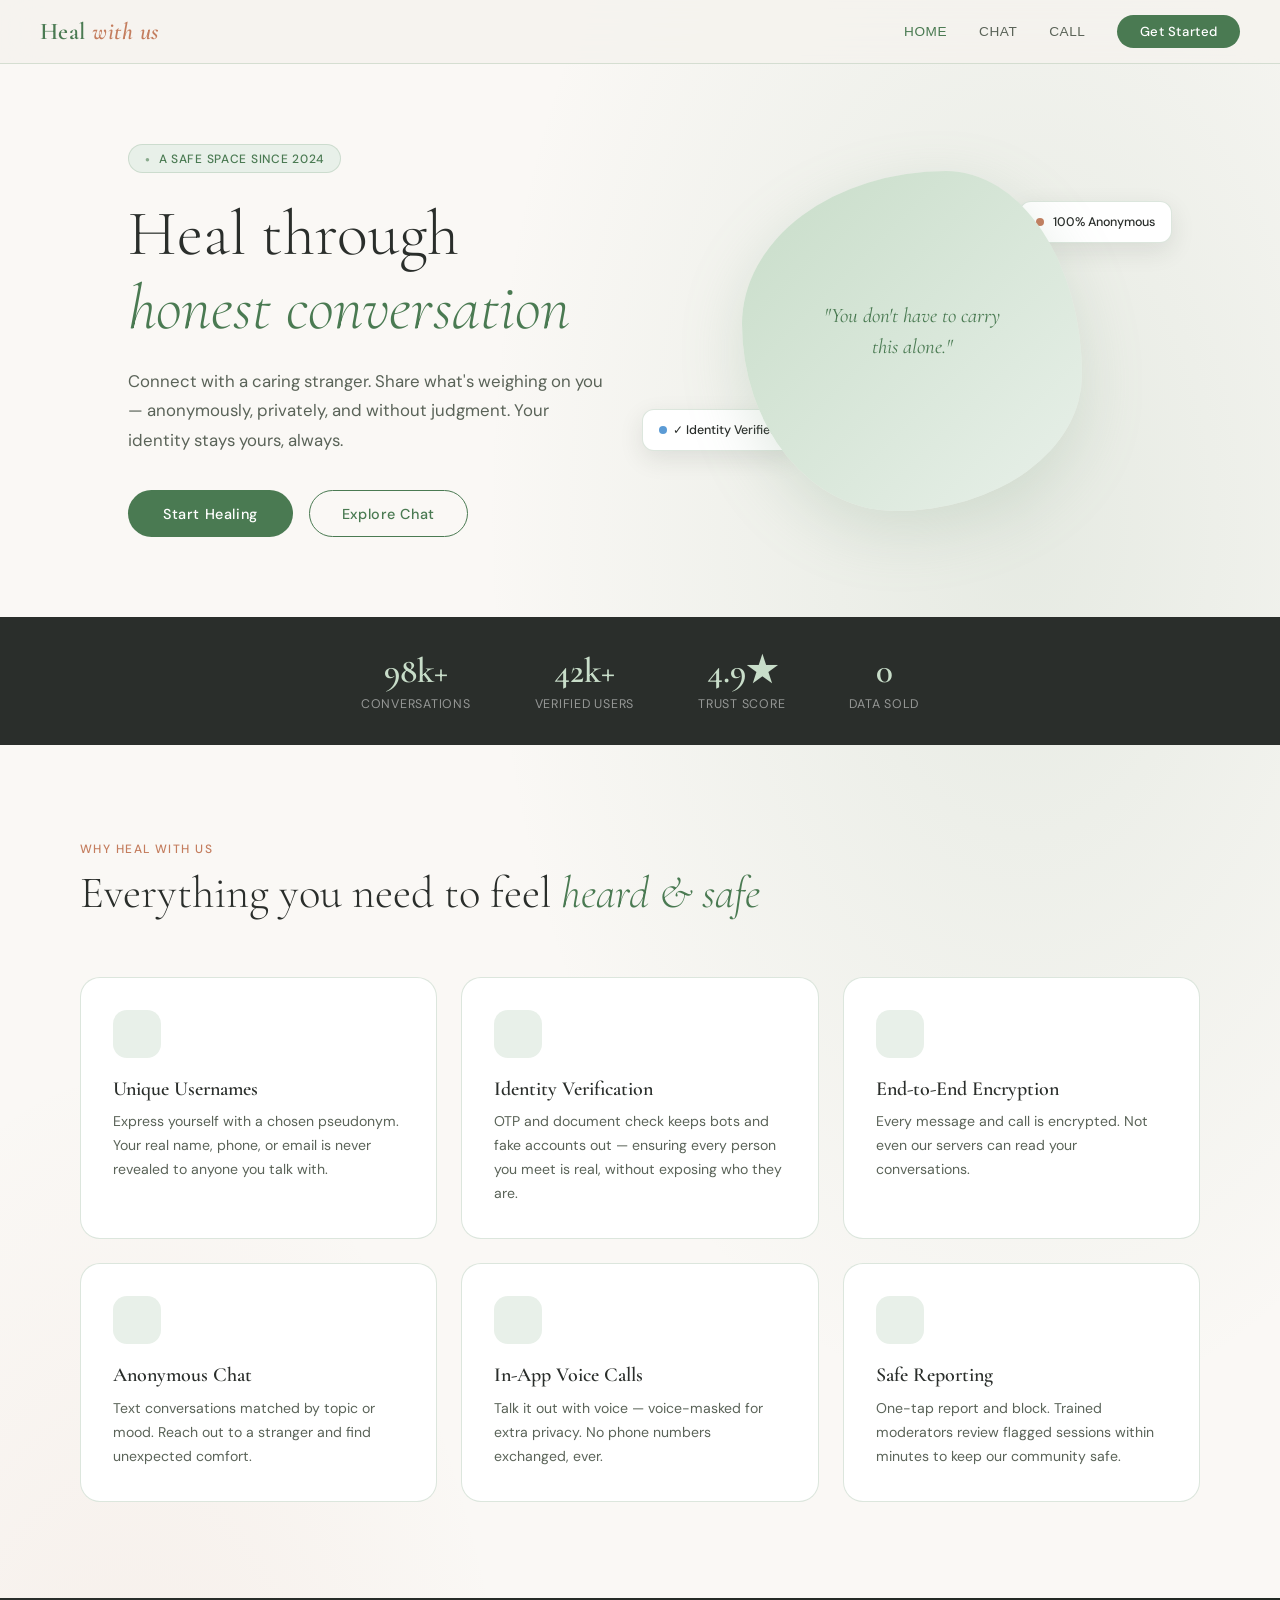
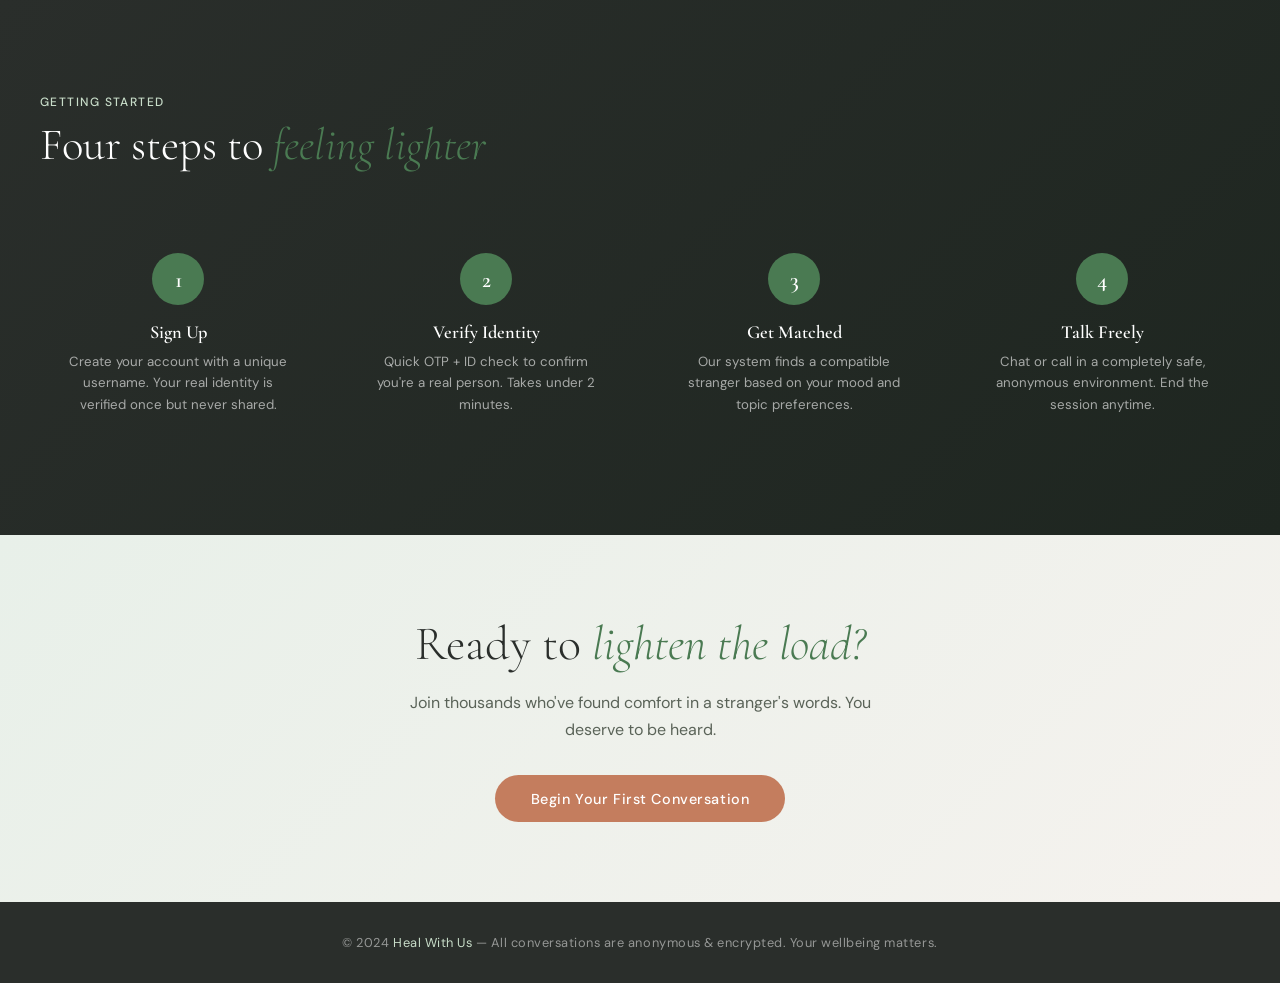
<file: index.html>
<!DOCTYPE html>
<html lang="en">
<head>
<meta charset="UTF-8">
<meta name="viewport" content="width=device-width, initial-scale=1.0">
<title>Heal With Us — Safe Space to Share</title>
<link href="https://fonts.googleapis.com/css2?family=Cormorant+Garamond:ital,wght@0,300;0,400;0,600;1,300;1,400&family=DM+Sans:wght@300;400;500&display=swap" rel="stylesheet">
<link rel="stylesheet" href="styles.css">

</head>
<body>

<!-- NAV -->
<nav>
  <div class="logo" onclick="showPage('home')">Heal <span>with us</span></div>
  <div class="nav-links">
    <button class="nav-link active" onclick="showPage('home'); setActive(this)">Home</button>
    <button class="nav-link" onclick="showPage('chat'); setActive(this)">Chat</button>
    <button class="nav-link" onclick="showPage('call'); setActive(this)">Call</button>
    <button class="nav-btn" onclick="openModal('auth')">Get Started</button>
  </div>
</nav>

<!-- ══════════════════════════════════════
     HOME PAGE
══════════════════════════════════════ -->
<div class="page active" id="home">

  <!-- Hero -->
  <section class="hero">
    <div class="hero-text">
      <div class="hero-tag">A safe space since 2024</div>
      <h1>Heal through<br><em>honest conversation</em></h1>
      <p>Connect with a caring stranger. Share what's weighing on you — anonymously, privately, and without judgment. Your identity stays yours, always.</p>
      <div class="hero-actions">
        <button class="btn-primary" onclick="openModal('auth')">Start Healing</button>
        <button class="btn-outline" onclick="showPage('chat'); document.querySelectorAll('.nav-link')[1].classList.add('active'); document.querySelectorAll('.nav-link')[0].classList.remove('active')">Explore Chat</button>
      </div>
    </div>
    <div class="hero-visual">
      <div class="float-badge"><span class="badge-dot dot-green"></span>1,248 people online now</div>
      <div class="float-badge"><span class="badge-dot dot-amber"></span> 100% Anonymous</div>
      <div class="float-badge"><span class="badge-dot dot-blue"></span>✓ Identity Verified</div>
      <div class="blob-card">
        <div class="blob-inner">
          <span class="blob-icon"></span>
          <p>"You don't have to carry this alone."</p>
        </div>
      </div>
    </div>
  </section>

  <!-- Stats -->
  <div class="stats-strip">
    <div class="stat"><span class="stat-num">98k+</span><span class="stat-label">Conversations</span></div>
    <div class="stat"><span class="stat-num">42k+</span><span class="stat-label">Verified Users</span></div>
    <div class="stat"><span class="stat-num">4.9★</span><span class="stat-label">Trust Score</span></div>
    <div class="stat"><span class="stat-num">0</span><span class="stat-label">Data Sold</span></div>
  </div>

  <!-- Features -->
  <div class="section">
    <div class="section-tag">Why Heal With Us</div>
    <div class="section-title">Everything you need to feel <em>heard & safe</em></div>
    <div class="features-grid">
      <div class="feature-card">
        <div class="feat-icon"></div>
        <h3>Unique Usernames</h3>
        <p>Express yourself with a chosen pseudonym. Your real name, phone, or email is never revealed to anyone you talk with.</p>
      </div>
      <div class="feature-card">
        <div class="feat-icon"></div>
        <h3>Identity Verification</h3>
        <p>OTP and document check keeps bots and fake accounts out — ensuring every person you meet is real, without exposing who they are.</p>
      </div>
      <div class="feature-card">
        <div class="feat-icon"></div>
        <h3>End-to-End Encryption</h3>
        <p>Every message and call is encrypted. Not even our servers can read your conversations.</p>
      </div>
      <div class="feature-card">
        <div class="feat-icon"></div>
        <h3>Anonymous Chat</h3>
        <p>Text conversations matched by topic or mood. Reach out to a stranger and find unexpected comfort.</p>
      </div>
      <div class="feature-card">
        <div class="feat-icon"></div>
        <h3>In-App Voice Calls</h3>
        <p>Talk it out with voice — voice-masked for extra privacy. No phone numbers exchanged, ever.</p>
      </div>
      <div class="feature-card">
        <div class="feat-icon"></div>
        <h3>Safe Reporting</h3>
        <p>One-tap report and block. Trained moderators review flagged sessions within minutes to keep our community safe.</p>
      </div>
    </div>
  </div>

  <!-- How it works -->
  <div class="how-section">
    <div class="how-inner">
      <div class="section-tag">Getting started</div>
      <div class="section-title">Four steps to <em>feeling lighter</em></div>
      <div class="steps">
        <div class="step">
          <div class="step-num">1</div>
          <h4>Sign Up</h4>
          <p>Create your account with a unique username. Your real identity is verified once but never shared.</p>
        </div>
        <div class="step">
          <div class="step-num">2</div>
          <h4>Verify Identity</h4>
          <p>Quick OTP + ID check to confirm you're a real person. Takes under 2 minutes.</p>
        </div>
        <div class="step">
          <div class="step-num">3</div>
          <h4>Get Matched</h4>
          <p>Our system finds a compatible stranger based on your mood and topic preferences.</p>
        </div>
        <div class="step">
          <div class="step-num">4</div>
          <h4>Talk Freely</h4>
          <p>Chat or call in a completely safe, anonymous environment. End the session anytime.</p>
        </div>
      </div>
    </div>
  </div>

  <!-- CTA -->
  <div class="cta-section">
    <h2>Ready to <em>lighten the load?</em></h2>
    <p>Join thousands who've found comfort in a stranger's words. You deserve to be heard.</p>
    <button class="btn-accent" onclick="openModal('auth')">Begin Your First Conversation</button>
  </div>

  <footer>
    © 2024 <span>Heal With Us</span> — All conversations are anonymous & encrypted. Your wellbeing matters.
  </footer>
</div>

<!-- ══════════════════════════════════════
     CHAT PAGE
══════════════════════════════════════ -->
<div class="page" id="chat">
  <div class="chat-layout">

    <!-- Sidebar -->
    <div class="chat-sidebar">
      <div class="sidebar-header">
        <h3>Conversations</h3>
        <input class="search-input" placeholder="🔍  Search chats…">
      </div>
      <div class="chat-list">
        <div class="chat-item active">
          <div class="avatar av-sage online-ring">S</div>
          <div class="chat-item-info">
            <div class="chat-item-name">Sunbeam42 <span class="chat-time">2m</span></div>
            <div class="chat-preview">I understand what you mean…</div>
            <span class="anon-chip">✓ verified</span>
          </div>
        </div>
        <div class="chat-item">
          <div class="avatar av-accent">W</div>
          <div class="chat-item-info">
            <div class="chat-item-name">WillowMoon <span class="chat-time">1h</span></div>
            <div class="chat-preview">Thank you for listening 🌱</div>
            <span class="anon-chip">✓ verified</span>
          </div>
          <div class="unread-dot"></div>
        </div>
        <div class="chat-item">
          <div class="avatar av-blue">R</div>
          <div class="chat-item-info">
            <div class="chat-item-name">RiverStone <span class="chat-time">3h</span></div>
            <div class="chat-preview">You're not alone in this</div>
            <span class="anon-chip">✓ verified</span>
          </div>
        </div>
        <div class="chat-item">
          <div class="avatar av-purple">D</div>
          <div class="chat-item-info">
            <div class="chat-item-name">DuskPetal <span class="chat-time">Yesterday</span></div>
            <div class="chat-preview">Good luck with everything </div>
            <span class="anon-chip">✓ verified</span>
          </div>
        </div>
      </div>
      <button class="new-chat-btn" onclick="openModal('match')">＋ New Conversation</button>
    </div>

    <!-- Chat Main -->
    <div class="chat-main">
      <div class="chat-topbar">
        <div class="chat-topbar-info">
          <div class="avatar av-sage online-ring" style="width:36px;height:36px;font-size:0.9rem;">S</div>
          <div>
            <div class="topbar-name">Sunbeam42</div>
            <div class="topbar-status">🟢 Online • ✓ Verified</div>
          </div>
        </div>
        <div class="topbar-actions">
          <button class="icon-btn" onclick="showPage('call')" title="Voice Call"></button>
          <button class="icon-btn" title="Mute Notifications"></button>
          <button class="icon-btn" title="Session Info"></button>
          <button class="icon-btn red" title="Report / Block"></button>
        </div>
      </div>

      <div class="messages" id="messages">
        <div class="day-label">Today</div>
        <div class="msg recv">
          <div class="msg-avatar av-sage" style="background:var(--deep-sage);">S</div>
          <div class="msg-content">
            <div class="bubble">Hey, I'm here. No pressure — just share whenever you're ready 🌿</div>
            <div class="msg-time">10:02 AM</div>
          </div>
        </div>
        <div class="msg sent">
          <div class="msg-avatar" style="background:var(--accent);">Me</div>
          <div class="msg-content">
            <div class="bubble">I've been feeling really overwhelmed lately. Work, family, everything at once.</div>
            <div class="msg-time">10:04 AM</div>
          </div>
        </div>
        <div class="msg recv">
          <div class="msg-avatar av-sage" style="background:var(--deep-sage);">S</div>
          <div class="msg-content">
            <div class="bubble">That sounds really heavy. You're carrying a lot. What's been weighing on you most?</div>
            <div class="msg-time">10:05 AM</div>
          </div>
        </div>
        <div class="msg sent">
          <div class="msg-avatar" style="background:var(--accent);">Me</div>
          <div class="msg-content">
            <div class="bubble">Mostly the feeling that no one really gets it. That's why I came here.</div>
            <div class="msg-time">10:07 AM</div>
          </div>
        </div>
        <div class="msg recv">
          <div class="msg-avatar av-sage" style="background:var(--deep-sage);">S</div>
          <div class="msg-content">
            <div class="bubble">I hear you. And for what it's worth — I get it more than you might think 💙</div>
            <div class="msg-time">10:08 AM</div>
          </div>
        </div>
        <div class="msg recv" id="typing-msg" style="display:none;">
          <div class="msg-avatar" style="background:var(--deep-sage);">S</div>
          <div class="msg-content">
            <div class="typing-indicator">
              <div class="typing-dot"></div>
              <div class="typing-dot"></div>
              <div class="typing-dot"></div>
            </div>
          </div>
        </div>
      </div>

      <div class="chat-input-bar">
        <button class="emoji-btn">😊</button>
        <button class="attach-btn">📎</button>
        <input class="chat-input" id="chatInput" placeholder="Type something… this is a safe space" onkeypress="handleChatKey(event)">
        <button class="send-btn" onclick="sendMessage()">➤</button>
      </div>
    </div>

    <!-- Info panel -->
    <div class="chat-info-panel">
      <div class="info-card">
        <h4>Talking With</h4>
        <div class="info-avatar av-sage" style="background:var(--deep-sage); width:60px;height:60px;border-radius:50%;display:flex;align-items:center;justify-content:center;font-size:1.5rem;font-weight:600;color:white;margin:0 auto 0.5rem;">S</div>
        <p style="text-align:center;font-size:0.88rem;font-weight:500;margin-bottom:0.3rem;">Sunbeam42</p>
        <p style="text-align:center;"><span class="verified-tag">✓ Verified User</span></p>
        <p style="text-align:center;font-size:0.75rem;color:var(--ash);margin-top:0.4rem;">Real identity verified.<br>Profile is anonymous.</p>
      </div>

      <div class="info-card">
        <h4>Chat Settings</h4>
        <div class="toggle-row">
          <span class="toggle-label"> End-to-end encrypt</span>
          <button class="toggle on" onclick="this.classList.toggle('on');this.classList.toggle('off')"></button>
        </div>
        <div class="toggle-row">
          <span class="toggle-label"> Anonymous Mode</span>
          <button class="toggle on" onclick="this.classList.toggle('on');this.classList.toggle('off')"></button>
        </div>
        <div class="toggle-row">
          <span class="toggle-label"> Notifications</span>
          <button class="toggle on" onclick="this.classList.toggle('on');this.classList.toggle('off')"></button>
        </div>
        <div class="toggle-row">
          <span class="toggle-label"> Save Chat Log</span>
          <button class="toggle off" onclick="this.classList.toggle('on');this.classList.toggle('off')"></button>
        </div>
      </div>

      <div class="info-card">
        <h4>Safety</h4>
        <button class="report-btn">🚩 Report this user</button>
        <button class="report-btn" style="margin-top:0.5rem; border-color:var(--ash); color:var(--ash);">🚫 Block & End Chat</button>
      </div>
    </div>
  </div>
</div>

<!-- ══════════════════════════════════════
     CALL PAGE
══════════════════════════════════════ -->
<div class="page" id="call">
  <div class="call-layout">
    <div>
      <p class="section-tag" style="margin-bottom:0.4rem;">Voice Connection</p>
      <div class="call-page-title">Talk it out — <em>voice to voice</em></div>
    </div>

    <div class="call-options">
      <div class="call-option-card selected" onclick="selectCallType(this)">
        <span class="call-option-icon">🎭</span>
        <h3>Anonymous Voice</h3>
        <p>Your voice is masked. Only your words reach the other person — completely private.</p>
      </div>
      <div class="call-option-card" onclick="selectCallType(this)">
        <span class="call-option-icon">🎙️</span>
        <h3>Natural Voice</h3>
        <p>Speak in your real voice for a more human, warm connection. Still anonymous by username.</p>
      </div>
    </div>

    <!-- Active Call -->
    <div class="call-active" id="callCard">
      <div class="call-rings" id="callVisual">
        <div class="ring"></div>
        <div class="ring"></div>
        <div class="ring"></div>
        <div class="caller-avatar">🌿</div>
      </div>
      <div class="call-name">Sunbeam42</div>
      <div class="call-status" id="callStatus">Finding someone for you…</div>
      <div class="call-timer" id="callTimer" style="display:none;">00:00</div>
      <div class="call-controls">
        <button class="call-btn mute" id="muteBtn" onclick="toggleMute()" title="Mute">🎤</button>
        <button class="call-btn end" onclick="endCall()" title="End Call">📵</button>
        <button class="call-btn speaker" id="speakerBtn" onclick="toggleSpeaker()" title="Speaker">🔊</button>
      </div>
    </div>

    <div style="display:grid;grid-template-columns:1fr 1fr;gap:1.5rem;">
      <!-- Call Settings -->
      <div class="call-settings-panel">
        <h3>Call Settings</h3>
        <div class="setting-row">
          <span class="setting-label"><span class="setting-icon">🎭</span> Voice Masking</span>
          <button class="toggle on" onclick="this.classList.toggle('on');this.classList.toggle('off')"></button>
        </div>
        <div class="setting-row">
          <span class="setting-label"><span class="setting-icon">🔇</span> Noise Suppression</span>
          <button class="toggle on" onclick="this.classList.toggle('on');this.classList.toggle('off')"></button>
        </div>
        <div class="setting-row">
          <span class="setting-label"><span class="setting-icon">📊</span> Call Recording</span>
          <button class="toggle off" onclick="this.classList.toggle('on');this.classList.toggle('off')"></button>
        </div>
        <div class="setting-row">
          <span class="setting-label"><span class="setting-icon">🌐</span> Auto-Translate</span>
          <button class="toggle off" onclick="this.classList.toggle('on');this.classList.toggle('off')"></button>
        </div>
        <div class="setting-row">
          <span class="setting-label"><span class="setting-icon">🔒</span> Encryption</span>
          <button class="toggle on" onclick="this.classList.toggle('on');this.classList.toggle('off')"></button>
        </div>
      </div>

      <!-- Queue -->
      <div class="call-queue">
        <h3>Available Listeners</h3>
        <div class="queue-item">
          <div class="avatar av-sage" style="width:36px;height:36px;font-size:0.85rem;">M</div>
          <div class="queue-info">
            <div class="queue-name">MorningDew</div>
            <div class="queue-wait">Waiting 2 min</div>
          </div>
          <span class="queue-badge">✓</span>
          <button class="connect-btn" onclick="startCall('MorningDew')">Connect</button>
        </div>
        <div class="queue-item">
          <div class="avatar av-blue" style="width:36px;height:36px;font-size:0.85rem;">O</div>
          <div class="queue-info">
            <div class="queue-name">OakGrove</div>
            <div class="queue-wait">Waiting 5 min</div>
          </div>
          <span class="queue-badge">✓</span>
          <button class="connect-btn" onclick="startCall('OakGrove')">Connect</button>
        </div>
        <div class="queue-item">
          <div class="avatar av-purple" style="width:36px;height:36px;font-size:0.85rem;">C</div>
          <div class="queue-info">
            <div class="queue-name">CalmHarbor</div>
            <div class="queue-wait">Waiting 8 min</div>
          </div>
          <span class="queue-badge">✓</span>
          <button class="connect-btn" onclick="startCall('CalmHarbor')">Connect</button>
        </div>
      </div>
    </div>
  </div>
</div>

<!-- ══════════════════════════════════════
     AUTH MODAL
══════════════════════════════════════ -->
<div class="overlay" id="authModal">
  <div class="modal">
    <button class="modal-close" onclick="closeModal('authModal')">✕</button>
    <div id="authStep1">
      <h2>Welcome back 🌿</h2>
      <p class="sub">Create a safe, anonymous account to start healing through conversation.</p>
      <div class="tabs">
        <button class="tab active" onclick="switchTab(this,'signup')">Sign Up</button>
        <button class="tab" onclick="switchTab(this,'login')">Log In</button>
      </div>
      <div id="signup-form">
        <div class="form-row">
          <div class="form-group">
            <label>First Name</label>
            <input type="text" placeholder="Your name" id="firstName">
          </div>
          <div class="form-group">
            <label>Last Name</label>
            <input type="text" placeholder="Last name">
          </div>
        </div>
        <div class="form-group">
          <label>Choose Username</label>
          <input type="text" placeholder="e.g. WillowMoon42" id="usernameInput" oninput="checkUsername(this)">
          <div class="field-hint" id="usernameHint">Pick a unique pseudonym — this is how others know you.</div>
        </div>
        <div class="form-group">
          <label>Email</label>
          <input type="email" placeholder="your@email.com">
        </div>
        <div class="form-group">
          <label>Phone (for OTP verification)</label>
          <input type="tel" placeholder="+91 98765 43210" id="phoneInput">
        </div>
        <div class="form-group">
          <label>Password</label>
          <input type="password" placeholder="Strong password">
        </div>
        <button class="btn-primary" style="width:100%;margin-top:0.5rem;" onclick="goToVerify()">Continue to Verification →</button>
      </div>
      <div id="login-form" style="display:none;">
        <div class="form-group">
          <label>Username or Email</label>
          <input type="text" placeholder="WillowMoon42 or email">
        </div>
        <div class="form-group">
          <label>Password</label>
          <input type="password" placeholder="Your password">
        </div>
        <button class="btn-primary" style="width:100%;margin-top:0.5rem;" onclick="loginSuccess()">Log In</button>
      </div>
      <div class="privacy-note">By continuing, you agree to our <a href="#">Privacy Policy</a> & <a href="#">Terms</a>. Your real identity is never shown to other users.</div>
    </div>

    <!-- OTP Step -->
    <div id="authStep2" style="display:none;">
      <h2>Verify it's you ✅</h2>
      <p class="sub">We sent a 6-digit code to your phone. Enter it below to confirm you're a real person — not a bot.</p>
      <div class="verify-badge">
        <span class="vi">📱</span>
        <p><strong>OTP sent to +91 98765 XXXXX</strong>Your real number is never shared with other users.</p>
      </div>
      <div class="form-group">
        <label>Enter OTP</label>
        <div class="otp-row">
          <input type="text" maxlength="1" oninput="otpNext(this,0)">
          <input type="text" maxlength="1" oninput="otpNext(this,1)">
          <input type="text" maxlength="1" oninput="otpNext(this,2)">
          <input type="text" maxlength="1" oninput="otpNext(this,3)">
          <input type="text" maxlength="1" oninput="otpNext(this,4)">
          <input type="text" maxlength="1" oninput="otpNext(this,5)">
        </div>
      </div>
      <div class="verify-badge" style="margin-top:0.8rem;">
        <span class="vi">🪪</span>
        <p><strong>Optional: Faster Verification</strong>Upload a govt. ID for instant badge. Stored encrypted, never shared.</p>
      </div>
      <button class="btn-primary" style="width:100%;" onclick="verifySuccess()">Verify & Complete →</button>
      <div class="privacy-note" style="margin-top:0.8rem;">Didn't get the code? <a href="#" style="cursor:pointer;">Resend OTP</a></div>
    </div>

    <!-- Success -->
    <div id="authStep3" style="display:none;">
      <div class="success-msg">
        <span class="tick">🎉</span>
        <h3>You're all set!</h3>
        <p>Welcome, <strong id="welcomeUser">WillowMoon</strong>. Your anonymous identity is ready. Start your first conversation below.</p>
        <div style="display:flex;gap:0.8rem;margin-top:1.5rem;justify-content:center;">
          <button class="btn-primary" onclick="closeModal('authModal');showPage('chat')">Start Chatting</button>
          <button class="btn-outline" onclick="closeModal('authModal');showPage('call')">Try a Call</button>
        </div>
      </div>
    </div>
    <div class="modal-stripe"></div>
  </div>
</div>

<!-- Match Modal -->
<div class="overlay" id="matchModal">
  <div class="modal">
    <button class="modal-close" onclick="closeModal('matchModal')">✕</button>
    <h2>Find a listener 🌱</h2>
    <p class="sub">Tell us a bit about what you'd like to talk about — we'll find the right match for you.</p>
    <div class="form-group">
      <label>What's on your mind?</label>
      <select>
        <option>Stress & Anxiety</option>
        <option>Relationships</option>
        <option>Work & Career</option>
        <option>Grief & Loss</option>
        <option>Family Issues</option>
        <option>Self-esteem</option>
        <option>Just need to vent</option>
      </select>
    </div>
    <div class="form-group">
      <label>Preferred Mode</label>
      <select>
        <option>Text Chat</option>
        <option>Voice Call</option>
        <option>Either is fine</option>
      </select>
    </div>
    <div class="form-group">
      <label>Language</label>
      <select>
        <option>English</option>
        <option>Hindi</option>
        <option>Malayalam</option>
        <option>Tamil</option>
        <option>Telugu</option>
      </select>
    </div>
    <button class="btn-primary" style="width:100%;" onclick="closeModal('matchModal')">🔍 Find My Match</button>
    <div class="modal-stripe"></div>
  </div>
</div>

<script src="script.js"></script>

</body>
</html>
</file>
<file: styles.css>
:root {
    --sage: #8aab8e;
    --deep-sage: #4a7a52;
    --mist: #c8ddc9;
    --fog: #e8f0e9;
    --charcoal: #2a2e2b;
    --ash: #5a6358;
    --cream: #f5f2ee;
    --warm-white: #faf8f5;
    --accent: #c47d5e;
    --accent-soft: #e8c4b2;
    --shadow: rgba(42,46,43,0.1);
    --glass: rgba(255,255,255,0.72);
    --glass-border: rgba(138,171,142,0.3);
  }

  * { margin: 0; padding: 0; box-sizing: border-box; }

  body {
    font-family: 'DM Sans', sans-serif;
    background: var(--warm-white);
    color: var(--charcoal);
    overflow-x: hidden;
  }

  /* ── PAGES ── */
  .page { display: none; min-height: 100vh; }
  .page.active { display: flex; flex-direction: column; }

  /* ── NAV ── */
  nav {
    position: fixed; top: 0; width: 100%; z-index: 100;
    backdrop-filter: blur(18px);
    background: rgba(245,242,238,0.85);
    border-bottom: 1px solid var(--glass-border);
    padding: 0 2.5rem;
    height: 64px;
    display: flex; align-items: center; justify-content: space-between;
  }
  .logo {
    font-family: 'Cormorant Garamond', serif;
    font-size: 1.5rem; font-weight: 600;
    color: var(--deep-sage); letter-spacing: 0.02em;
    cursor: pointer;
  }
  .logo span { color: var(--accent); font-style: italic; }
  .nav-links { display: flex; gap: 2rem; align-items: center; }
  .nav-link {
    font-size: 0.85rem; font-weight: 500; letter-spacing: 0.04em;
    color: var(--ash); cursor: pointer; transition: color 0.2s;
    text-transform: uppercase; text-decoration: none;
    background: none; border: none;
  }
  .nav-link:hover, .nav-link.active { color: var(--deep-sage); }
  .nav-btn {
    background: var(--deep-sage); color: white;
    border: none; border-radius: 100px;
    padding: 0.5rem 1.4rem; font-size: 0.82rem;
    font-family: 'DM Sans', sans-serif; font-weight: 500;
    letter-spacing: 0.04em; cursor: pointer; transition: all 0.2s;
  }
  .nav-btn:hover { background: var(--accent); transform: translateY(-1px); }

  /* ── BUTTONS ── */
  .btn-primary {
    background: var(--deep-sage); color: white;
    border: none; border-radius: 100px;
    padding: 0.9rem 2.2rem; font-size: 0.9rem;
    font-family: 'DM Sans', sans-serif; font-weight: 500;
    letter-spacing: 0.04em; cursor: pointer;
    transition: all 0.25s; display: inline-block;
  }
  .btn-primary:hover { background: var(--accent); transform: translateY(-2px); box-shadow: 0 8px 24px rgba(196,125,94,0.3); }
  .btn-outline {
    background: transparent; color: var(--deep-sage);
    border: 1.5px solid var(--deep-sage); border-radius: 100px;
    padding: 0.85rem 2rem; font-size: 0.9rem;
    font-family: 'DM Sans', sans-serif; font-weight: 500;
    letter-spacing: 0.04em; cursor: pointer; transition: all 0.25s;
  }
  .btn-outline:hover { background: var(--fog); transform: translateY(-2px); }
  .btn-accent {
    background: var(--accent); color: white;
    border: none; border-radius: 100px;
    padding: 0.9rem 2.2rem; font-size: 0.9rem;
    font-family: 'DM Sans', sans-serif; font-weight: 500;
    letter-spacing: 0.04em; cursor: pointer; transition: all 0.25s;
  }
  .btn-accent:hover { transform: translateY(-2px); box-shadow: 0 8px 24px rgba(196,125,94,0.35); }

  /* ────────────────────────────────────────
     HOME PAGE
  ──────────────────────────────────────── */
  #home {
    background:
      radial-gradient(ellipse 60% 50% at 80% 20%, rgba(138,171,142,0.18) 0%, transparent 70%),
      radial-gradient(ellipse 50% 60% at 10% 80%, rgba(196,125,94,0.10) 0%, transparent 65%),
      var(--warm-white);
  }

  /* Hero */
  .hero {
    padding: 9rem 2.5rem 5rem;
    max-width: 1200px; margin: 0 auto;
    display: grid; grid-template-columns: 1fr 1fr; gap: 4rem; align-items: center;
  }
  .hero-tag {
    display: inline-flex; align-items: center; gap: 0.5rem;
    background: var(--fog); border: 1px solid var(--glass-border);
    border-radius: 100px; padding: 0.35rem 1rem;
    font-size: 0.75rem; color: var(--deep-sage); letter-spacing: 0.06em;
    text-transform: uppercase; font-weight: 500; margin-bottom: 1.5rem;
  }
  .hero-tag::before { content: '●'; font-size: 0.5rem; color: var(--sage); }
  .hero h1 {
    font-family: 'Cormorant Garamond', serif;
    font-size: clamp(2.8rem, 5vw, 4.2rem);
    font-weight: 300; line-height: 1.15; margin-bottom: 1.4rem;
    color: var(--charcoal);
  }
  .hero h1 em { font-style: italic; color: var(--deep-sage); }
  .hero p {
    font-size: 1.05rem; line-height: 1.75; color: var(--ash);
    max-width: 480px; margin-bottom: 2.2rem;
  }
  .hero-actions { display: flex; gap: 1rem; flex-wrap: wrap; }
  .hero-visual {
    position: relative; display: flex; align-items: center; justify-content: center;
  }
  .blob-card {
    width: 340px; height: 340px;
    background: linear-gradient(135deg, var(--mist) 0%, var(--fog) 100%);
    border-radius: 60% 40% 55% 45% / 45% 60% 40% 55%;
    display: flex; align-items: center; justify-content: center;
    position: relative; animation: morphBlob 8s ease-in-out infinite;
    box-shadow: 0 20px 60px rgba(138,171,142,0.25);
  }
  @keyframes morphBlob {
    0%,100% { border-radius: 60% 40% 55% 45% / 45% 60% 40% 55%; }
    33% { border-radius: 40% 60% 45% 55% / 60% 45% 55% 40%; }
    66% { border-radius: 55% 45% 60% 40% / 40% 55% 45% 60%; }
  }
  .blob-inner {
    text-align: center; padding: 2rem;
  }
  .blob-icon { font-size: 3.5rem; margin-bottom: 1rem; display: block; }
  .blob-inner p {
    font-family: 'Cormorant Garamond', serif; font-size: 1.3rem;
    font-style: italic; color: var(--deep-sage); max-width: 200px;
    line-height: 1.5;
  }
  .float-badge {
    position: absolute;
    background: white; border-radius: 12px; padding: 0.75rem 1rem;
    box-shadow: 0 8px 24px var(--shadow);
    border: 1px solid var(--glass-border);
    font-size: 0.78rem; font-weight: 500; color: var(--charcoal);
    white-space: nowrap;
    animation: float 4s ease-in-out infinite;
  }
  .float-badge:nth-child(2) { top: 30px; right: -20px; animation-delay: 0s; }
  .float-badge:nth-child(3) { bottom: 60px; left: -30px; animation-delay: 1.5s; }
  .float-badge:nth-child(4) { top: 160px; right: -40px; animation-delay: 3s; }
  @keyframes float {
    0%,100% { transform: translateY(0); }
    50% { transform: translateY(-8px); }
  }
  .badge-dot { width: 8px; height: 8px; border-radius: 50%; display: inline-block; margin-right: 6px; }
  .dot-green { background: #4caf50; }
  .dot-amber { background: var(--accent); }
  .dot-blue { background: #5b9bd5; }

  /* Stats strip */
  .stats-strip {
    background: var(--charcoal);
    padding: 2rem 2.5rem;
    display: flex; justify-content: center; gap: 4rem;
  }
  .stat { text-align: center; color: white; }
  .stat-num {
    font-family: 'Cormorant Garamond', serif;
    font-size: 2.2rem; font-weight: 600; color: var(--mist);
    display: block;
  }
  .stat-label { font-size: 0.78rem; color: rgba(255,255,255,0.5); letter-spacing: 0.06em; text-transform: uppercase; }

  /* Features */
  .section { padding: 6rem 2.5rem; max-width: 1200px; margin: 0 auto; }
  .section-tag {
    font-size: 0.75rem; letter-spacing: 0.12em; text-transform: uppercase;
    color: var(--accent); font-weight: 500; margin-bottom: 0.6rem;
  }
  .section-title {
    font-family: 'Cormorant Garamond', serif;
    font-size: clamp(2rem, 3.5vw, 2.8rem);
    font-weight: 300; color: var(--charcoal); margin-bottom: 3.5rem;
    line-height: 1.2;
  }
  .section-title em { font-style: italic; color: var(--deep-sage); }
  .features-grid { display: grid; grid-template-columns: repeat(3,1fr); gap: 1.5rem; }
  .feature-card {
    background: white; border-radius: 20px; padding: 2rem;
    border: 1px solid var(--glass-border);
    transition: all 0.3s; position: relative; overflow: hidden;
  }
  .feature-card::before {
    content: ''; position: absolute; top: 0; left: 0; right: 0; height: 3px;
    background: linear-gradient(90deg, var(--sage), var(--accent));
    opacity: 0; transition: opacity 0.3s;
  }
  .feature-card:hover { transform: translateY(-4px); box-shadow: 0 16px 48px var(--shadow); }
  .feature-card:hover::before { opacity: 1; }
  .feat-icon {
    width: 48px; height: 48px; border-radius: 14px;
    background: var(--fog); display: flex; align-items: center; justify-content: center;
    font-size: 1.4rem; margin-bottom: 1.2rem;
  }
  .feature-card h3 {
    font-family: 'Cormorant Garamond', serif; font-size: 1.25rem;
    font-weight: 600; margin-bottom: 0.6rem; color: var(--charcoal);
  }
  .feature-card p { font-size: 0.88rem; line-height: 1.7; color: var(--ash); }

  /* How it works */
  .how-section {
    background: linear-gradient(135deg, var(--charcoal) 0%, #1e2620 100%);
    padding: 6rem 2.5rem; color: white;
  }
  .how-inner { max-width: 1200px; margin: 0 auto; }
  .how-section .section-tag { color: var(--mist); }
  .how-section .section-title { color: white; }
  .steps { display: grid; grid-template-columns: repeat(4,1fr); gap: 2rem; margin-top: 3rem; }
  .step { text-align: center; padding: 1.5rem; }
  .step-num {
    width: 52px; height: 52px; border-radius: 50%;
    background: var(--deep-sage); color: white;
    display: flex; align-items: center; justify-content: center;
    font-family: 'Cormorant Garamond', serif; font-size: 1.4rem; font-weight: 600;
    margin: 0 auto 1rem;
  }
  .step h4 {
    font-family: 'Cormorant Garamond', serif; font-size: 1.15rem;
    font-weight: 600; margin-bottom: 0.5rem;
  }
  .step p { font-size: 0.83rem; color: rgba(255,255,255,0.6); line-height: 1.6; }

  /* CTA banner */
  .cta-section {
    padding: 5rem 2.5rem;
    background: linear-gradient(135deg, var(--fog) 0%, var(--cream) 100%);
    text-align: center;
  }
  .cta-section h2 {
    font-family: 'Cormorant Garamond', serif;
    font-size: clamp(2rem, 4vw, 3rem); font-weight: 300;
    margin-bottom: 1rem; color: var(--charcoal);
  }
  .cta-section h2 em { font-style: italic; color: var(--deep-sage); }
  .cta-section p { color: var(--ash); max-width: 480px; margin: 0 auto 2rem; line-height: 1.7; }

  /* Footer */
  footer {
    background: var(--charcoal); color: rgba(255,255,255,0.5);
    text-align: center; padding: 2rem;
    font-size: 0.8rem; letter-spacing: 0.04em;
  }
  footer span { color: var(--mist); }

  /* ────────────────────────────────────────
     MODAL / OVERLAY (Auth, Verify)
  ──────────────────────────────────────── */
  .overlay {
    position: fixed; inset: 0; z-index: 500;
    background: rgba(42,46,43,0.55); backdrop-filter: blur(8px);
    display: none; align-items: center; justify-content: center;
  }
  .overlay.open { display: flex; }
  .modal {
    background: white; border-radius: 24px;
    padding: 2.5rem; width: 100%; max-width: 440px;
    box-shadow: 0 32px 80px rgba(0,0,0,0.2);
    animation: modalIn 0.3s ease;
    position: relative; overflow: hidden;
  }
  @keyframes modalIn { from { transform: translateY(20px); opacity: 0; } to { transform: none; opacity: 1; } }
  .modal-close {
    position: absolute; top: 1.2rem; right: 1.2rem;
    background: var(--fog); border: none; border-radius: 50%;
    width: 32px; height: 32px; cursor: pointer; font-size: 1rem;
    display: flex; align-items: center; justify-content: center; color: var(--ash);
  }
  .modal h2 {
    font-family: 'Cormorant Garamond', serif; font-size: 1.8rem;
    font-weight: 600; margin-bottom: 0.4rem; color: var(--charcoal);
  }
  .modal .sub { font-size: 0.85rem; color: var(--ash); margin-bottom: 1.8rem; line-height: 1.5; }
  .tabs { display: flex; gap: 0; margin-bottom: 1.8rem; background: var(--fog); border-radius: 10px; padding: 4px; }
  .tab {
    flex: 1; padding: 0.55rem; text-align: center;
    font-size: 0.83rem; font-weight: 500; cursor: pointer;
    border-radius: 8px; transition: all 0.2s; color: var(--ash);
    border: none; background: none; font-family: 'DM Sans', sans-serif;
  }
  .tab.active { background: white; color: var(--deep-sage); box-shadow: 0 2px 8px var(--shadow); }
  .form-group { margin-bottom: 1.1rem; }
  .form-group label { display: block; font-size: 0.78rem; font-weight: 500; color: var(--ash); margin-bottom: 0.4rem; letter-spacing: 0.04em; text-transform: uppercase; }
  .form-group input, .form-group select {
    width: 100%; padding: 0.7rem 1rem; border-radius: 10px;
    border: 1.5px solid var(--glass-border); background: var(--warm-white);
    font-family: 'DM Sans', sans-serif; font-size: 0.9rem; color: var(--charcoal);
    outline: none; transition: border-color 0.2s;
  }
  .form-group input:focus, .form-group select:focus { border-color: var(--sage); }
  .form-row { display: grid; grid-template-columns: 1fr 1fr; gap: 0.8rem; }
  .field-hint { font-size: 0.75rem; color: var(--ash); margin-top: 0.3rem; }
  .field-hint.ok { color: var(--deep-sage); }
  .field-hint.err { color: #c0392b; }
  .verify-badge {
    display: flex; align-items: center; gap: 0.7rem;
    background: var(--fog); border-radius: 12px; padding: 0.9rem 1rem;
    margin-bottom: 1.4rem; border: 1px solid var(--glass-border);
  }
  .verify-badge .vi { font-size: 1.4rem; }
  .verify-badge p { font-size: 0.82rem; color: var(--ash); line-height: 1.4; }
  .verify-badge p strong { color: var(--charcoal); display: block; font-size: 0.85rem; margin-bottom: 0.1rem; }
  .otp-row { display: flex; gap: 0.5rem; }
  .otp-row input {
    width: 44px; height: 48px; text-align: center; font-size: 1.2rem;
    font-weight: 600; border-radius: 10px; border: 1.5px solid var(--glass-border);
    background: var(--warm-white); outline: none; transition: border-color 0.2s;
    font-family: 'DM Sans', sans-serif; color: var(--charcoal);
  }
  .otp-row input:focus { border-color: var(--deep-sage); }
  .privacy-note {
    font-size: 0.75rem; color: var(--ash); text-align: center; margin-top: 1rem;
    line-height: 1.5;
  }
  .privacy-note a { color: var(--deep-sage); text-decoration: none; }
  .modal-stripe {
    position: absolute; bottom: 0; left: 0; right: 0; height: 4px;
    background: linear-gradient(90deg, var(--sage), var(--accent), var(--sage));
  }
  .success-msg {
    text-align: center; padding: 1.5rem 0;
  }
  .success-msg .tick { font-size: 3rem; display: block; margin-bottom: 1rem; }
  .success-msg h3 { font-family: 'Cormorant Garamond', serif; font-size: 1.5rem; margin-bottom: 0.5rem; }
  .success-msg p { font-size: 0.87rem; color: var(--ash); }

  /* ────────────────────────────────────────
     CHAT PAGE
  ──────────────────────────────────────── */
  #chat { background: var(--warm-white); padding-top: 64px; }
  .chat-layout {
    display: grid; grid-template-columns: 280px 1fr 240px;
    height: calc(100vh - 64px);
  }

  /* Sidebar */
  .chat-sidebar {
    border-right: 1px solid var(--glass-border);
    display: flex; flex-direction: column;
    background: white;
  }
  .sidebar-header {
    padding: 1.2rem 1.2rem 0.8rem;
    border-bottom: 1px solid var(--fog);
  }
  .sidebar-header h3 {
    font-family: 'Cormorant Garamond', serif; font-size: 1.15rem;
    font-weight: 600; margin-bottom: 0.6rem;
  }
  .search-input {
    width: 100%; padding: 0.5rem 0.8rem; border-radius: 8px;
    border: 1px solid var(--glass-border); background: var(--fog);
    font-family: 'DM Sans', sans-serif; font-size: 0.82rem; outline: none;
  }
  .chat-list { flex: 1; overflow-y: auto; }
  .chat-item {
    padding: 0.9rem 1.2rem; display: flex; align-items: center; gap: 0.8rem;
    cursor: pointer; border-bottom: 1px solid var(--fog); transition: background 0.15s;
  }
  .chat-item:hover, .chat-item.active { background: var(--fog); }
  .avatar {
    width: 40px; height: 40px; border-radius: 50%; flex-shrink: 0;
    display: flex; align-items: center; justify-content: center;
    font-size: 1.1rem; font-weight: 600; color: white;
  }
  .av-sage { background: var(--deep-sage); }
  .av-accent { background: var(--accent); }
  .av-blue { background: #5b9bd5; }
  .av-purple { background: #8b7ab5; }
  .chat-item-info { flex: 1; min-width: 0; }
  .chat-item-name {
    font-size: 0.85rem; font-weight: 500; color: var(--charcoal);
    display: flex; justify-content: space-between; align-items: center;
  }
  .chat-time { font-size: 0.72rem; color: var(--ash); font-weight: 400; }
  .chat-preview { font-size: 0.78rem; color: var(--ash); margin-top: 0.1rem; white-space: nowrap; overflow: hidden; text-overflow: ellipsis; }
  .unread-dot { width: 8px; height: 8px; border-radius: 50%; background: var(--deep-sage); flex-shrink: 0; }
  .anon-chip {
    font-size: 0.68rem; background: var(--fog); color: var(--deep-sage);
    border-radius: 100px; padding: 0.15rem 0.5rem; font-weight: 500; display: inline-block; margin-top: 0.2rem;
  }
  .new-chat-btn {
    margin: 0.8rem 1.2rem;
    padding: 0.65rem; border-radius: 10px;
    background: var(--deep-sage); color: white; border: none;
    font-family: 'DM Sans', sans-serif; font-size: 0.82rem; font-weight: 500;
    cursor: pointer; transition: background 0.2s; width: calc(100% - 2.4rem);
  }
  .new-chat-btn:hover { background: var(--accent); }

  /* Chat main */
  .chat-main {
    display: flex; flex-direction: column; background: var(--warm-white);
  }
  .chat-topbar {
    height: 60px; padding: 0 1.5rem;
    display: flex; align-items: center; justify-content: space-between;
    background: white; border-bottom: 1px solid var(--glass-border);
  }
  .chat-topbar-info { display: flex; align-items: center; gap: 0.8rem; }
  .online-ring { position: relative; }
  .online-ring::after {
    content: ''; position: absolute; bottom: 1px; right: 1px;
    width: 10px; height: 10px; border-radius: 50%; background: #4caf50;
    border: 2px solid white;
  }
  .topbar-name { font-size: 0.9rem; font-weight: 500; color: var(--charcoal); }
  .topbar-status { font-size: 0.75rem; color: var(--deep-sage); }
  .topbar-actions { display: flex; gap: 0.5rem; }
  .icon-btn {
    width: 36px; height: 36px; border-radius: 50%;
    background: var(--fog); border: none; cursor: pointer;
    display: flex; align-items: center; justify-content: center;
    font-size: 1rem; transition: background 0.2s; color: var(--ash);
  }
  .icon-btn:hover { background: var(--mist); color: var(--deep-sage); }
  .icon-btn.red:hover { background: #fde; color: #c0392b; }
  .messages {
    flex: 1; overflow-y: auto; padding: 1.5rem;
    display: flex; flex-direction: column; gap: 1rem;
  }
  .msg { display: flex; gap: 0.6rem; align-items: flex-end; }
  .msg.sent { flex-direction: row-reverse; }
  .msg-avatar { width: 28px; height: 28px; border-radius: 50%; display: flex; align-items: center; justify-content: center; font-size: 0.7rem; font-weight: 600; color: white; flex-shrink: 0; }
  .bubble {
    max-width: 60%; padding: 0.7rem 1rem; border-radius: 16px;
    font-size: 0.87rem; line-height: 1.55; position: relative;
  }
  .msg.recv .bubble { background: white; border: 1px solid var(--glass-border); border-bottom-left-radius: 4px; color: var(--charcoal); }
  .msg.sent .bubble { background: var(--deep-sage); color: white; border-bottom-right-radius: 4px; }
  .msg-time { font-size: 0.68rem; color: var(--ash); margin-top: 0.25rem; text-align: right; }
  .msg.recv .msg-time { text-align: left; }
  .msg-content { display: flex; flex-direction: column; }
  .day-label { text-align: center; font-size: 0.72rem; color: var(--ash); margin: 0.5rem 0; letter-spacing: 0.04em; }
  .typing-indicator { display: flex; align-items: center; gap: 4px; padding: 0.7rem 1rem; background: white; border: 1px solid var(--glass-border); border-radius: 16px; border-bottom-left-radius: 4px; width: fit-content; }
  .typing-dot { width: 7px; height: 7px; border-radius: 50%; background: var(--sage); animation: typingBounce 1.2s ease-in-out infinite; }
  .typing-dot:nth-child(2) { animation-delay: 0.2s; }
  .typing-dot:nth-child(3) { animation-delay: 0.4s; }
  @keyframes typingBounce { 0%,60%,100% { transform: translateY(0); } 30% { transform: translateY(-6px); } }
  .chat-input-bar {
    padding: 1rem 1.5rem;
    background: white; border-top: 1px solid var(--glass-border);
    display: flex; gap: 0.6rem; align-items: center;
  }
  .emoji-btn, .attach-btn {
    background: none; border: none; font-size: 1.15rem; cursor: pointer;
    color: var(--ash); transition: color 0.2s;
  }
  .emoji-btn:hover, .attach-btn:hover { color: var(--deep-sage); }
  .chat-input {
    flex: 1; padding: 0.65rem 1rem; border-radius: 24px;
    border: 1.5px solid var(--glass-border); background: var(--fog);
    font-family: 'DM Sans', sans-serif; font-size: 0.88rem; outline: none;
    transition: border-color 0.2s; color: var(--charcoal);
  }
  .chat-input:focus { border-color: var(--sage); background: white; }
  .send-btn {
    width: 38px; height: 38px; border-radius: 50%;
    background: var(--deep-sage); color: white; border: none;
    font-size: 1rem; cursor: pointer; display: flex; align-items: center; justify-content: center;
    transition: background 0.2s; flex-shrink: 0;
  }
  .send-btn:hover { background: var(--accent); }

  /* Chat sidebar right */
  .chat-info-panel {
    border-left: 1px solid var(--glass-border); background: white;
    padding: 1.5rem 1.2rem; overflow-y: auto;
    display: flex; flex-direction: column; gap: 1.5rem;
  }
  .info-card {
    background: var(--fog); border-radius: 14px; padding: 1rem;
    border: 1px solid var(--glass-border);
  }
  .info-card h4 { font-size: 0.75rem; letter-spacing: 0.07em; text-transform: uppercase; color: var(--ash); margin-bottom: 0.7rem; font-weight: 500; }
  .info-avatar {
    width: 60px; height: 60px; border-radius: 50%;
    display: flex; align-items: center; justify-content: center;
    font-size: 1.6rem; font-weight: 600; color: white;
    margin: 0 auto 0.6rem;
  }
  .verified-tag {
    display: inline-flex; align-items: center; gap: 0.3rem;
    background: rgba(74,122,82,0.12); color: var(--deep-sage);
    border-radius: 100px; padding: 0.2rem 0.6rem;
    font-size: 0.72rem; font-weight: 500;
  }
  .toggle-row { display: flex; align-items: center; justify-content: space-between; margin-bottom: 0.6rem; }
  .toggle-label { font-size: 0.82rem; color: var(--charcoal); }
  .toggle {
    width: 36px; height: 20px; border-radius: 10px;
    background: var(--deep-sage); position: relative; cursor: pointer;
    transition: background 0.2s; border: none;
  }
  .toggle::after {
    content: ''; position: absolute; width: 14px; height: 14px;
    border-radius: 50%; background: white; top: 3px; left: 3px;
    transition: transform 0.2s;
  }
  .toggle.off { background: var(--mist); }
  .toggle.off::after { transform: translateX(0); }
  .toggle.on::after { transform: translateX(16px); }
  .report-btn {
    width: 100%; padding: 0.6rem; border-radius: 8px;
    background: none; border: 1.5px solid #e57373;
    color: #c0392b; font-family: 'DM Sans', sans-serif; font-size: 0.8rem;
    font-weight: 500; cursor: pointer; transition: all 0.2s;
  }
  .report-btn:hover { background: #fde; }

  /* ────────────────────────────────────────
     CALL PAGE
  ──────────────────────────────────────── */
  #call {
    background:
      radial-gradient(ellipse 80% 60% at 50% 0%, rgba(138,171,142,0.15) 0%, transparent 60%),
      var(--warm-white);
    padding-top: 64px;
  }
  .call-layout {
    max-width: 900px; margin: 0 auto; padding: 3rem 2rem;
    display: flex; flex-direction: column; gap: 2rem;
  }
  .call-page-title {
    font-family: 'Cormorant Garamond', serif; font-size: 2rem;
    font-weight: 300; color: var(--charcoal);
  }
  .call-page-title em { font-style: italic; color: var(--deep-sage); }
  .call-options { display: grid; grid-template-columns: 1fr 1fr; gap: 1.5rem; }
  .call-option-card {
    background: white; border-radius: 20px; padding: 2rem;
    border: 1.5px solid var(--glass-border); text-align: center;
    cursor: pointer; transition: all 0.3s;
  }
  .call-option-card:hover { transform: translateY(-4px); box-shadow: 0 16px 48px var(--shadow); border-color: var(--sage); }
  .call-option-card.selected { border-color: var(--deep-sage); background: var(--fog); }
  .call-option-icon { font-size: 2.8rem; display: block; margin-bottom: 1rem; }
  .call-option-card h3 { font-family: 'Cormorant Garamond', serif; font-size: 1.4rem; margin-bottom: 0.4rem; }
  .call-option-card p { font-size: 0.83rem; color: var(--ash); line-height: 1.6; }
  .call-active {
    background: linear-gradient(135deg, var(--charcoal) 0%, #1e2620 100%);
    border-radius: 24px; padding: 3rem 2rem;
    text-align: center; color: white; position: relative; overflow: hidden;
  }
  .call-rings {
    position: relative; width: 120px; height: 120px; margin: 0 auto 1.5rem;
  }
  .ring {
    position: absolute; border-radius: 50%; border: 1px solid rgba(138,171,142,0.4);
    animation: ringPulse 2.5s ease-out infinite;
  }
  .ring:nth-child(1) { inset: 0; animation-delay: 0s; }
  .ring:nth-child(2) { inset: -15px; animation-delay: 0.7s; }
  .ring:nth-child(3) { inset: -30px; animation-delay: 1.4s; }
  @keyframes ringPulse { 0% { opacity: 0.8; } 100% { opacity: 0; transform: scale(1.3); } }
  .caller-avatar {
    position: relative; z-index: 1;
    width: 120px; height: 120px; border-radius: 50%;
    background: var(--deep-sage); display: flex; align-items: center; justify-content: center;
    font-size: 2.5rem; margin: 0 auto; font-weight: 600; color: white;
  }
  .call-name { font-family: 'Cormorant Garamond', serif; font-size: 1.8rem; margin-top: 1rem; }
  .call-status { color: rgba(255,255,255,0.6); font-size: 0.85rem; margin-top: 0.3rem; }
  .call-timer { font-size: 1.1rem; color: var(--mist); margin: 0.5rem 0; letter-spacing: 0.06em; }
  .call-controls { display: flex; justify-content: center; gap: 1.2rem; margin-top: 2rem; }
  .call-btn {
    width: 56px; height: 56px; border-radius: 50%; border: none;
    display: flex; align-items: center; justify-content: center;
    font-size: 1.3rem; cursor: pointer; transition: all 0.2s;
  }
  .call-btn.mute { background: rgba(255,255,255,0.12); color: white; }
  .call-btn.speaker { background: rgba(255,255,255,0.12); color: white; }
  .call-btn.end { background: #e74c3c; color: white; width: 64px; height: 64px; font-size: 1.5rem; }
  .call-btn:hover { transform: scale(1.1); }
  .call-btn.mute.active { background: var(--accent); }
  .call-settings-panel {
    background: white; border-radius: 20px; padding: 1.5rem;
    border: 1px solid var(--glass-border);
  }
  .call-settings-panel h3 {
    font-family: 'Cormorant Garamond', serif; font-size: 1.2rem;
    margin-bottom: 1.2rem; font-weight: 600;
  }
  .setting-row {
    display: flex; align-items: center; justify-content: space-between;
    padding: 0.7rem 0; border-bottom: 1px solid var(--fog);
  }
  .setting-row:last-child { border-bottom: none; }
  .setting-label { font-size: 0.87rem; color: var(--charcoal); display: flex; align-items: center; gap: 0.5rem; }
  .setting-icon { font-size: 1rem; }
  .call-queue {
    background: white; border-radius: 20px; padding: 1.5rem;
    border: 1px solid var(--glass-border);
  }
  .call-queue h3 { font-family: 'Cormorant Garamond', serif; font-size: 1.2rem; margin-bottom: 1.2rem; }
  .queue-item {
    display: flex; align-items: center; gap: 1rem; padding: 0.75rem 0;
    border-bottom: 1px solid var(--fog);
  }
  .queue-item:last-child { border-bottom: none; }
  .queue-info { flex: 1; }
  .queue-name { font-size: 0.87rem; font-weight: 500; }
  .queue-wait { font-size: 0.75rem; color: var(--ash); }
  .queue-badge { font-size: 0.72rem; background: var(--fog); color: var(--deep-sage); border-radius: 100px; padding: 0.2rem 0.6rem; }
  .connect-btn {
    padding: 0.45rem 1rem; border-radius: 100px;
    background: var(--deep-sage); color: white; border: none;
    font-family: 'DM Sans', sans-serif; font-size: 0.78rem; font-weight: 500;
    cursor: pointer; transition: background 0.2s;
  }
  .connect-btn:hover { background: var(--accent); }

  /* ────────────────────────────────────────
     RESPONSIVE
  ──────────────────────────────────────── */
  @media(max-width: 900px) {
    .hero { grid-template-columns: 1fr; text-align: center; }
    .hero-visual { display: none; }
    .features-grid { grid-template-columns: 1fr 1fr; }
    .steps { grid-template-columns: 1fr 1fr; }
    .chat-layout { grid-template-columns: 1fr; }
    .chat-sidebar, .chat-info-panel { display: none; }
    .call-options { grid-template-columns: 1fr; }
    .stats-strip { gap: 1.5rem; flex-wrap: wrap; }
  }

  /* scrollbar */
  ::-webkit-scrollbar { width: 4px; }
  ::-webkit-scrollbar-track { background: var(--fog); }
  ::-webkit-scrollbar-thumb { background: var(--mist); border-radius: 4px; }
</file>
